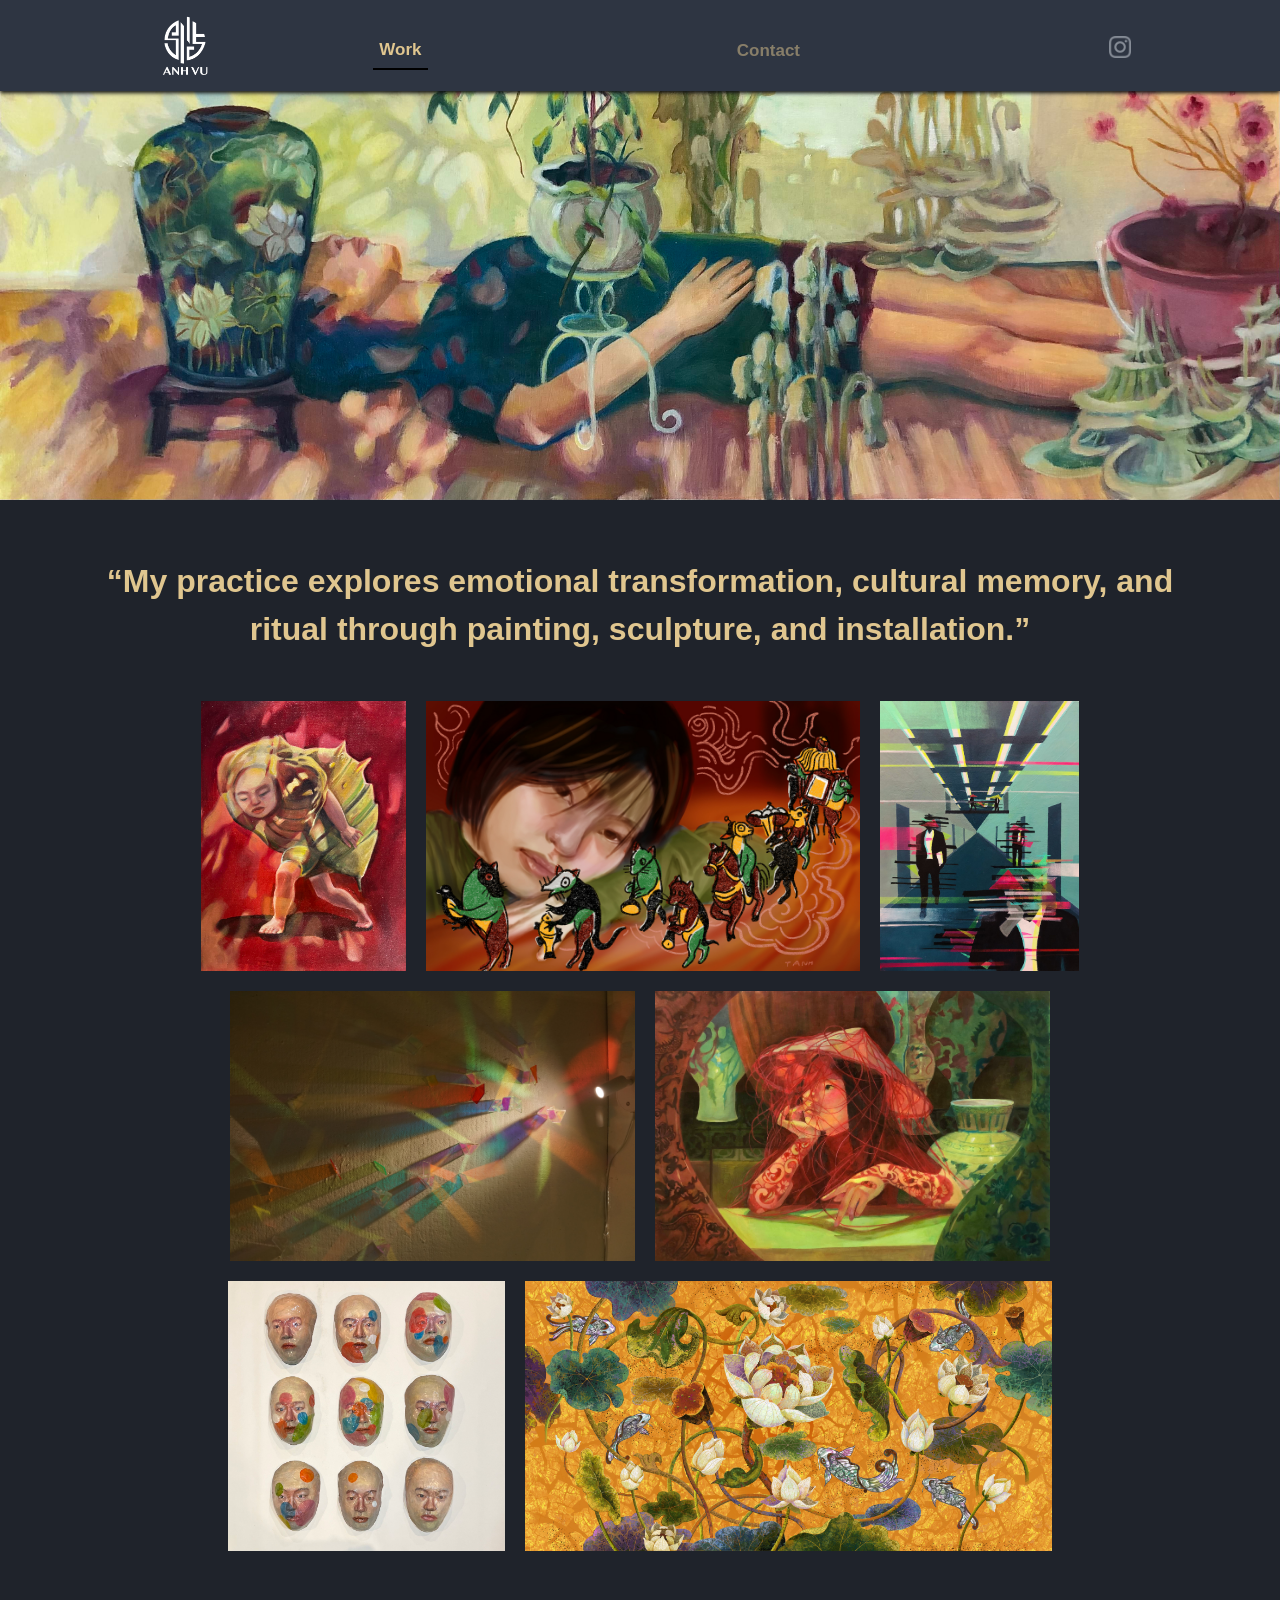
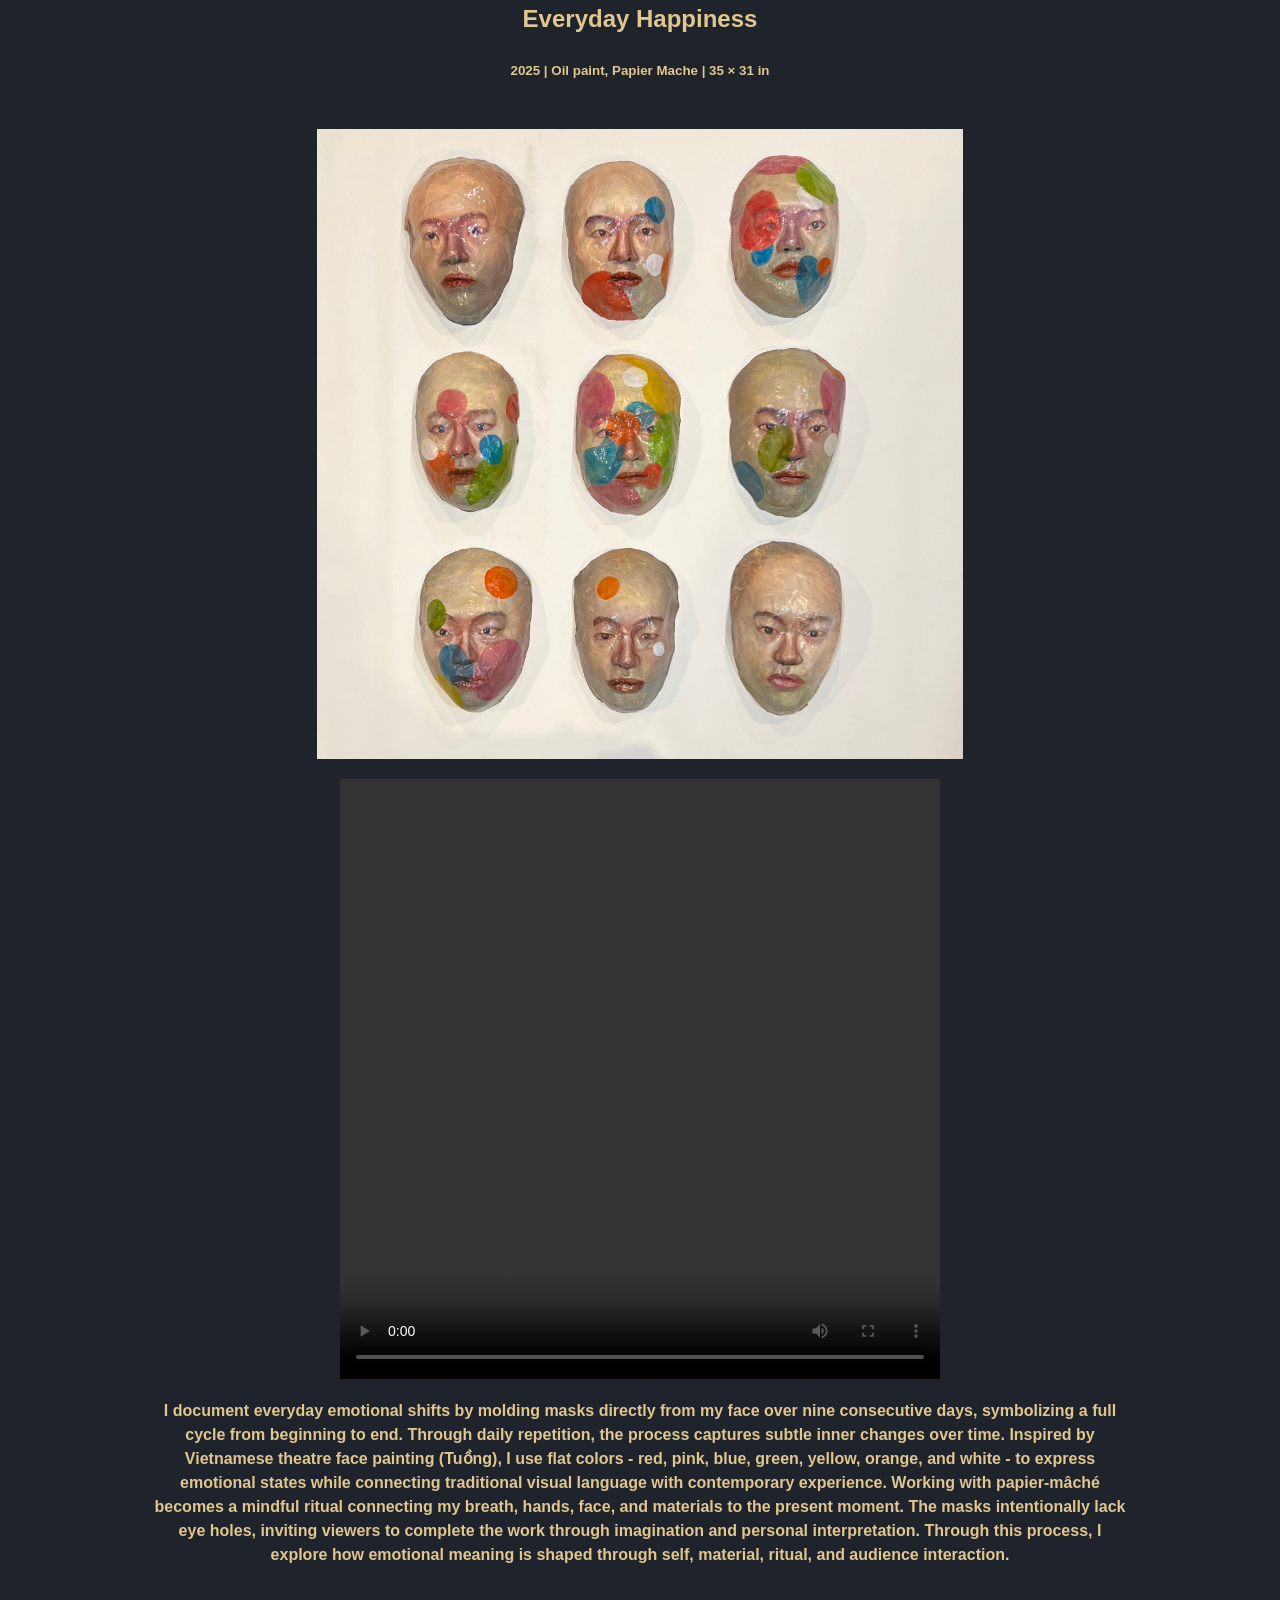
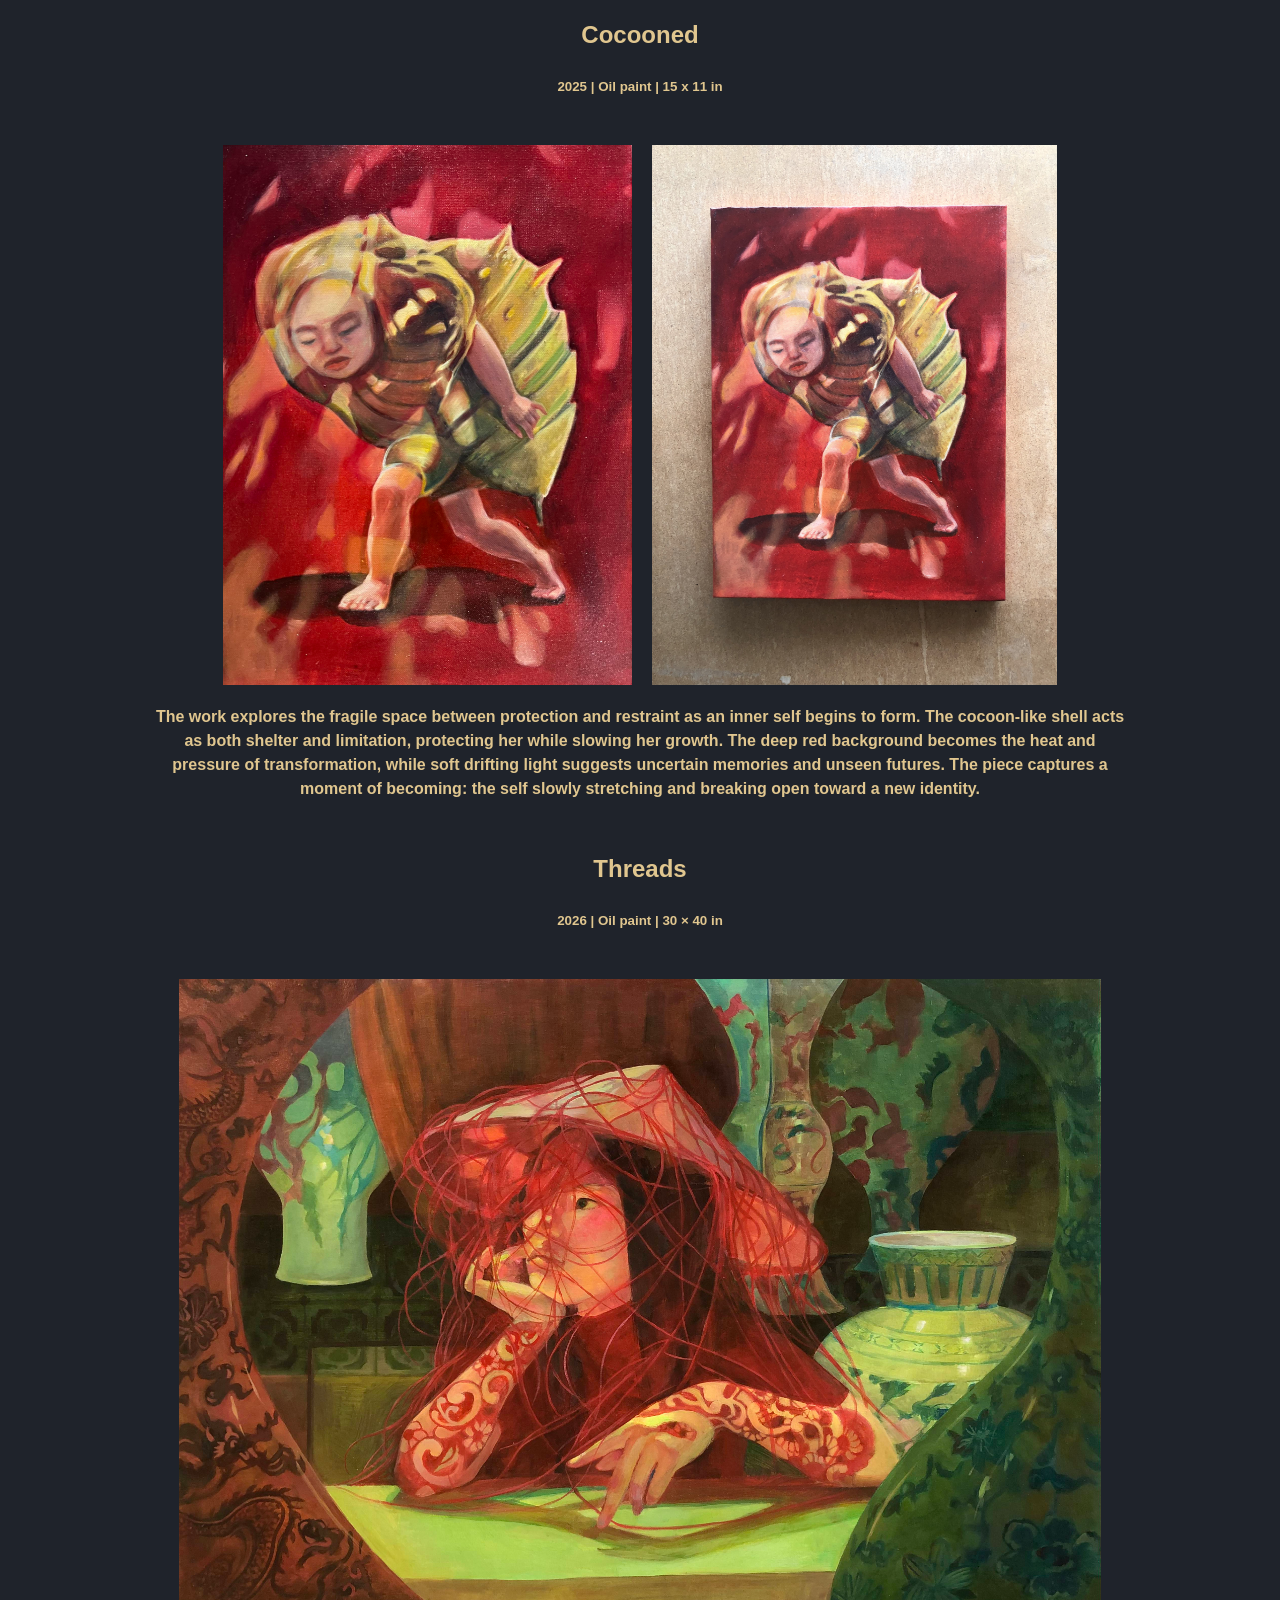
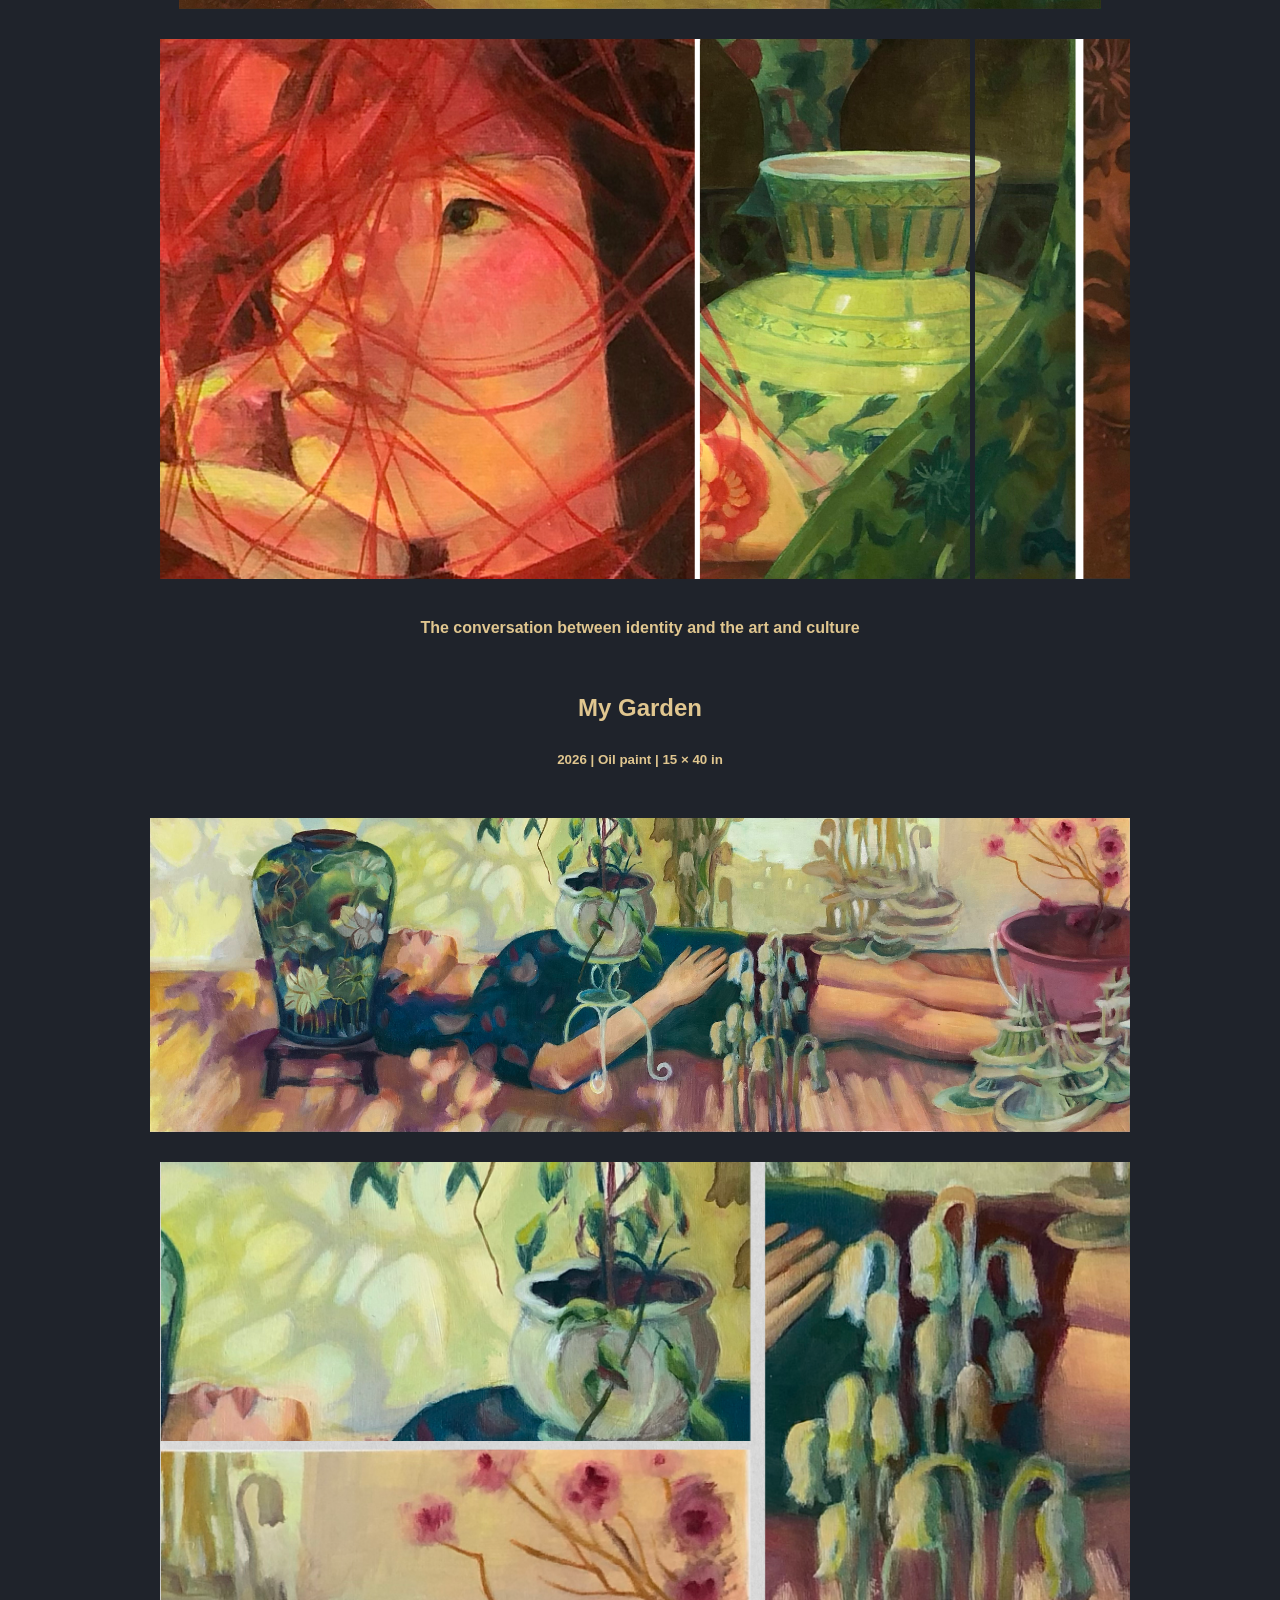
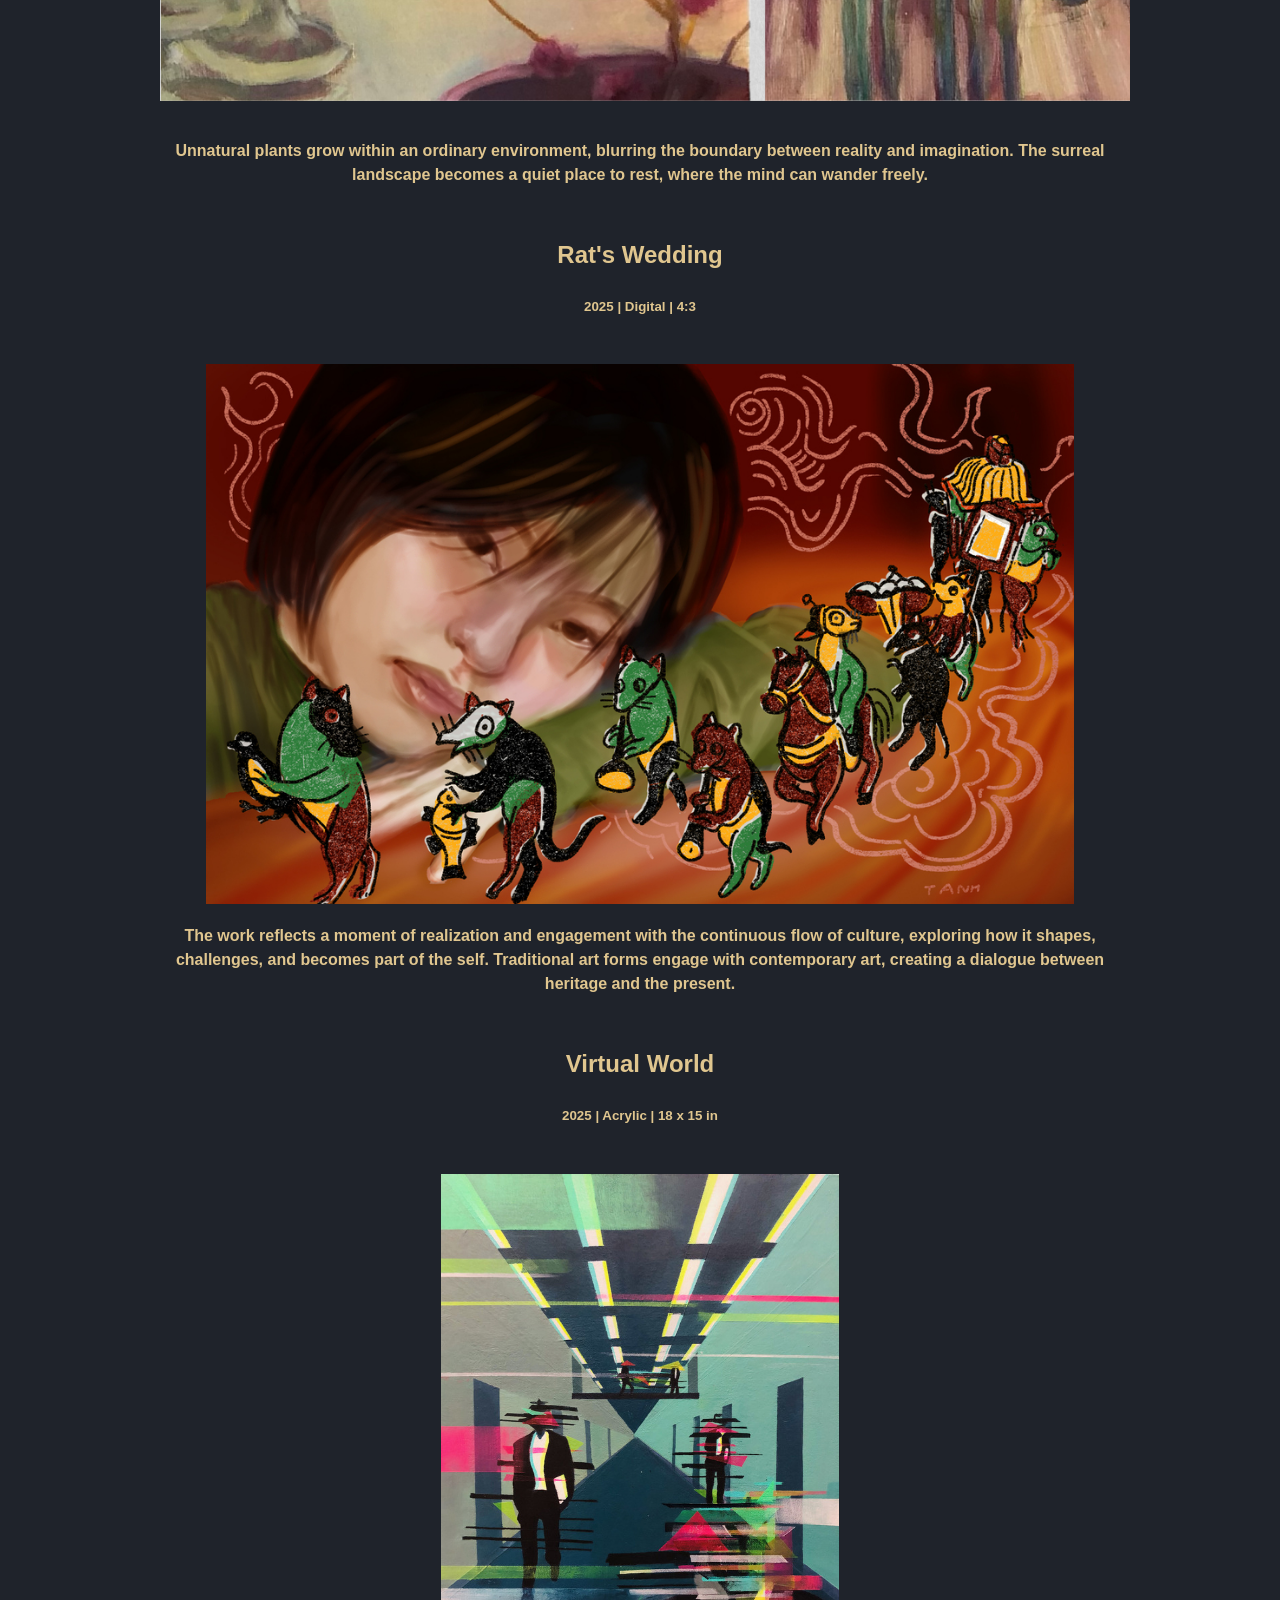
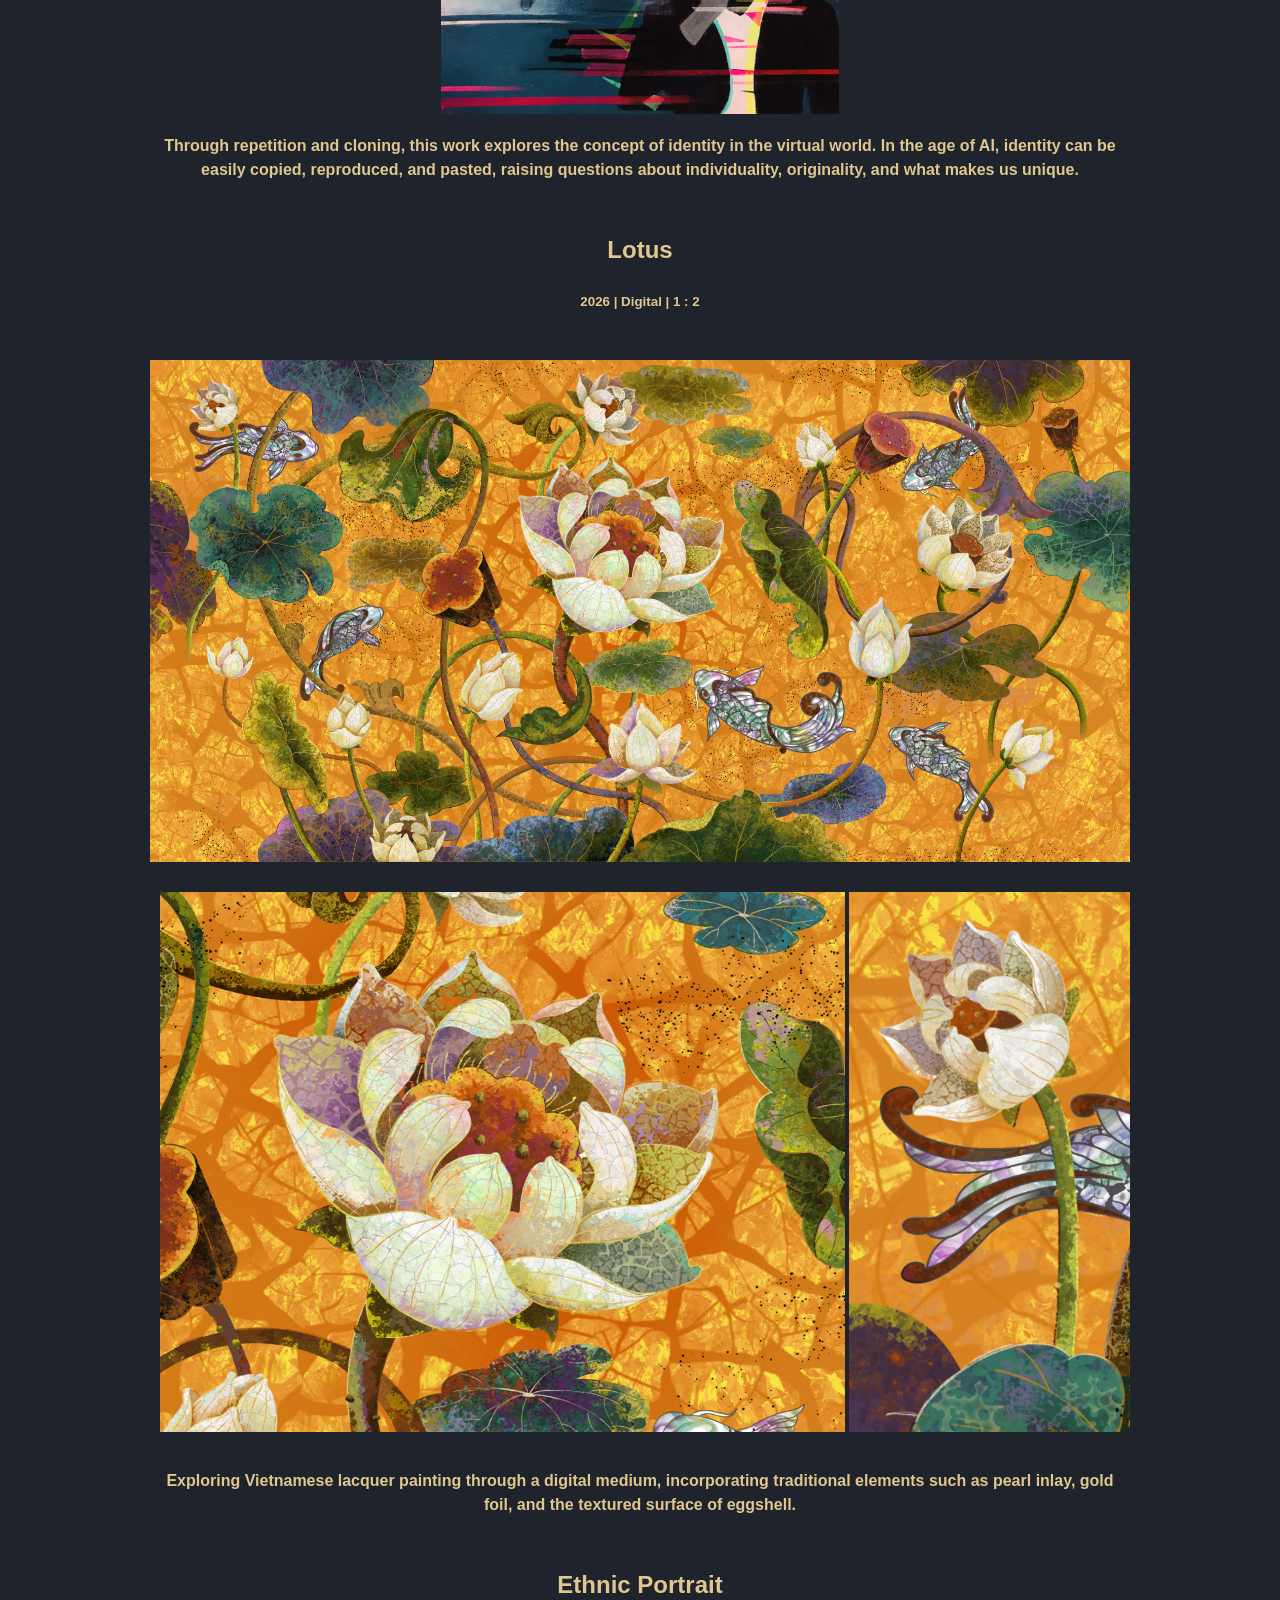
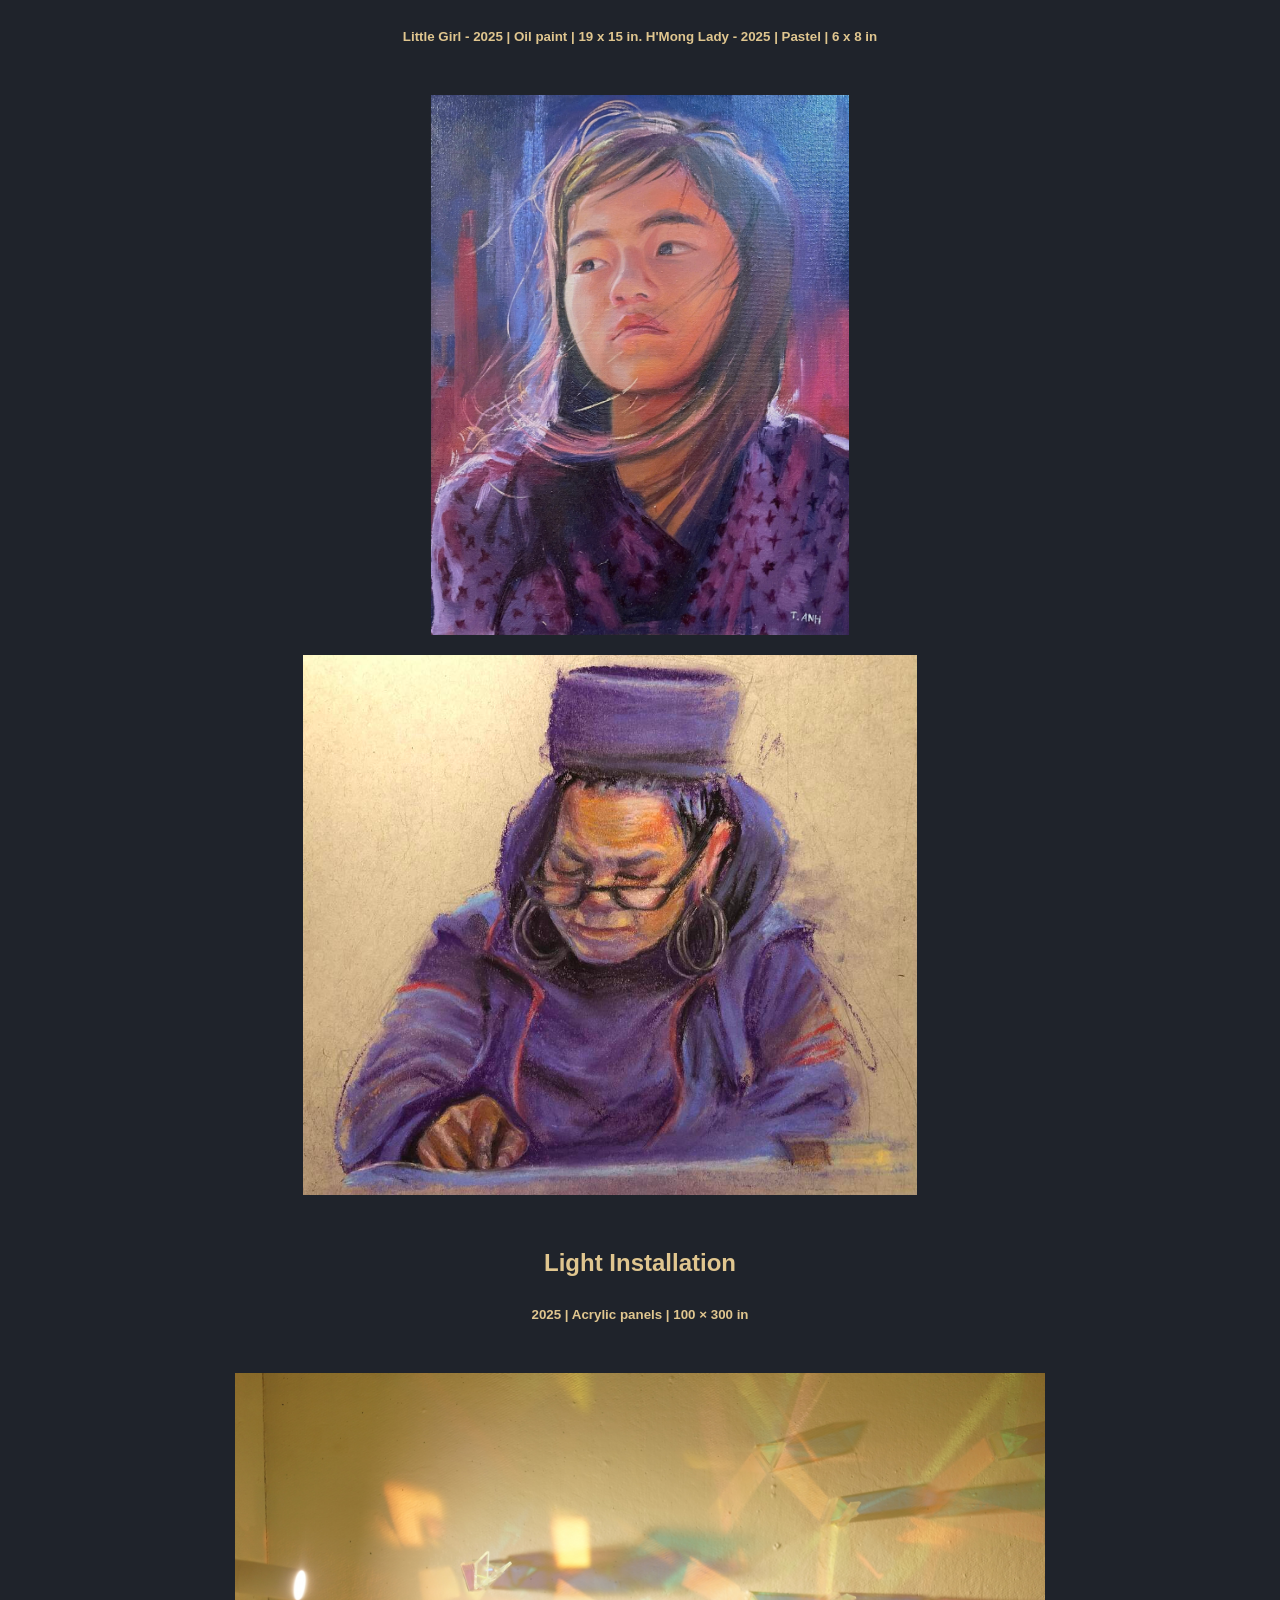
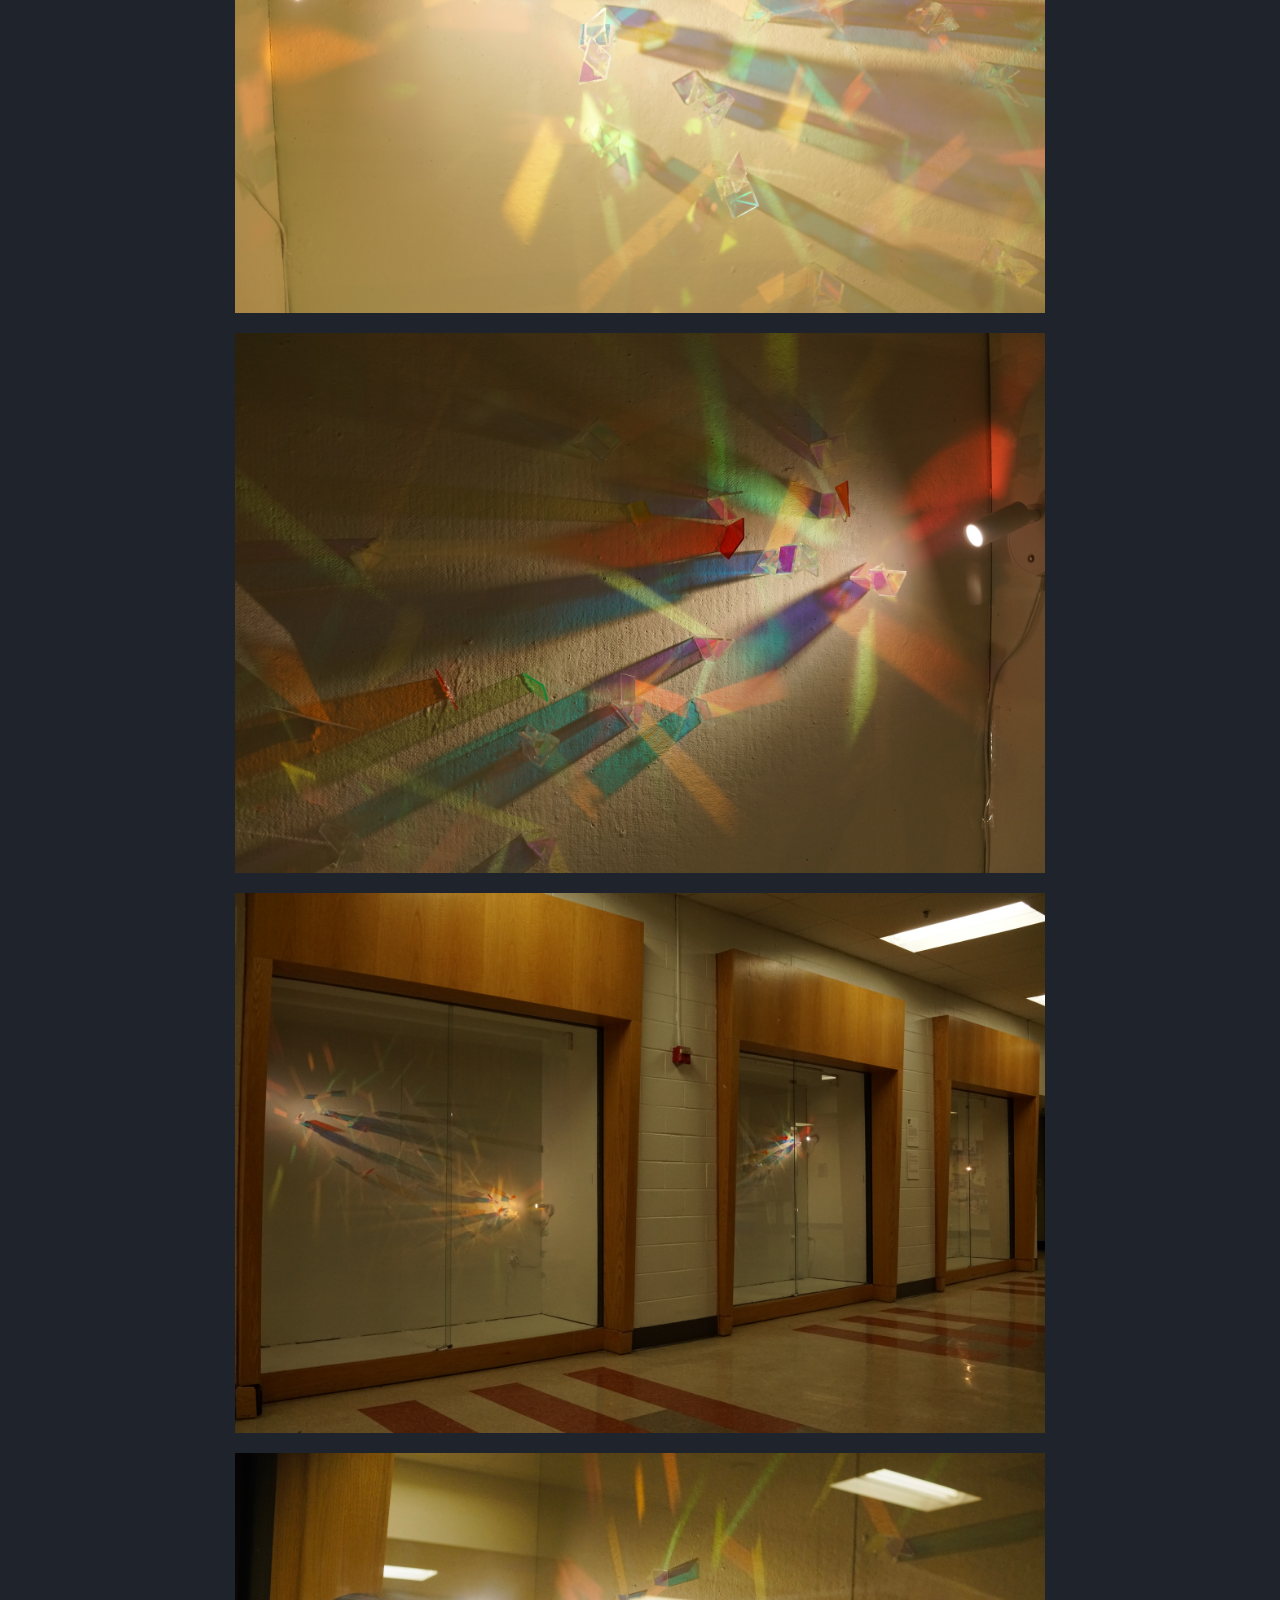
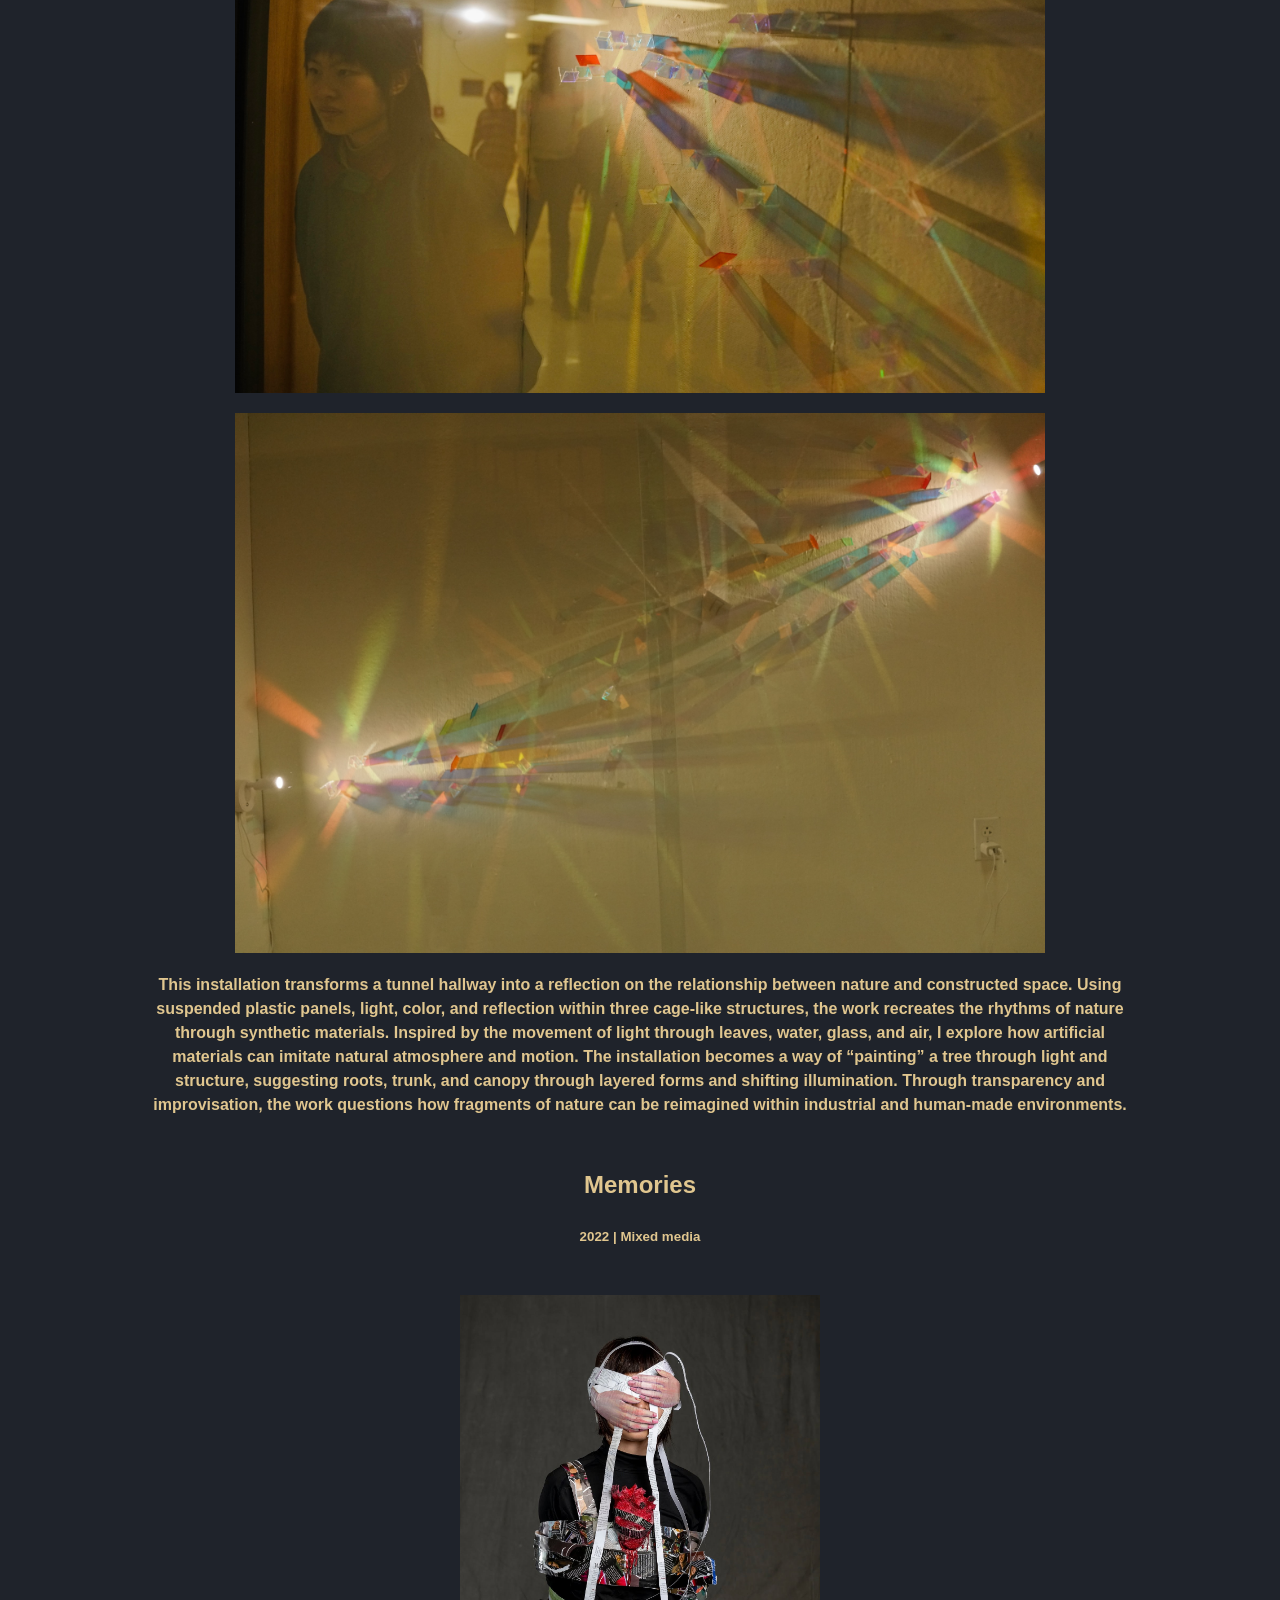
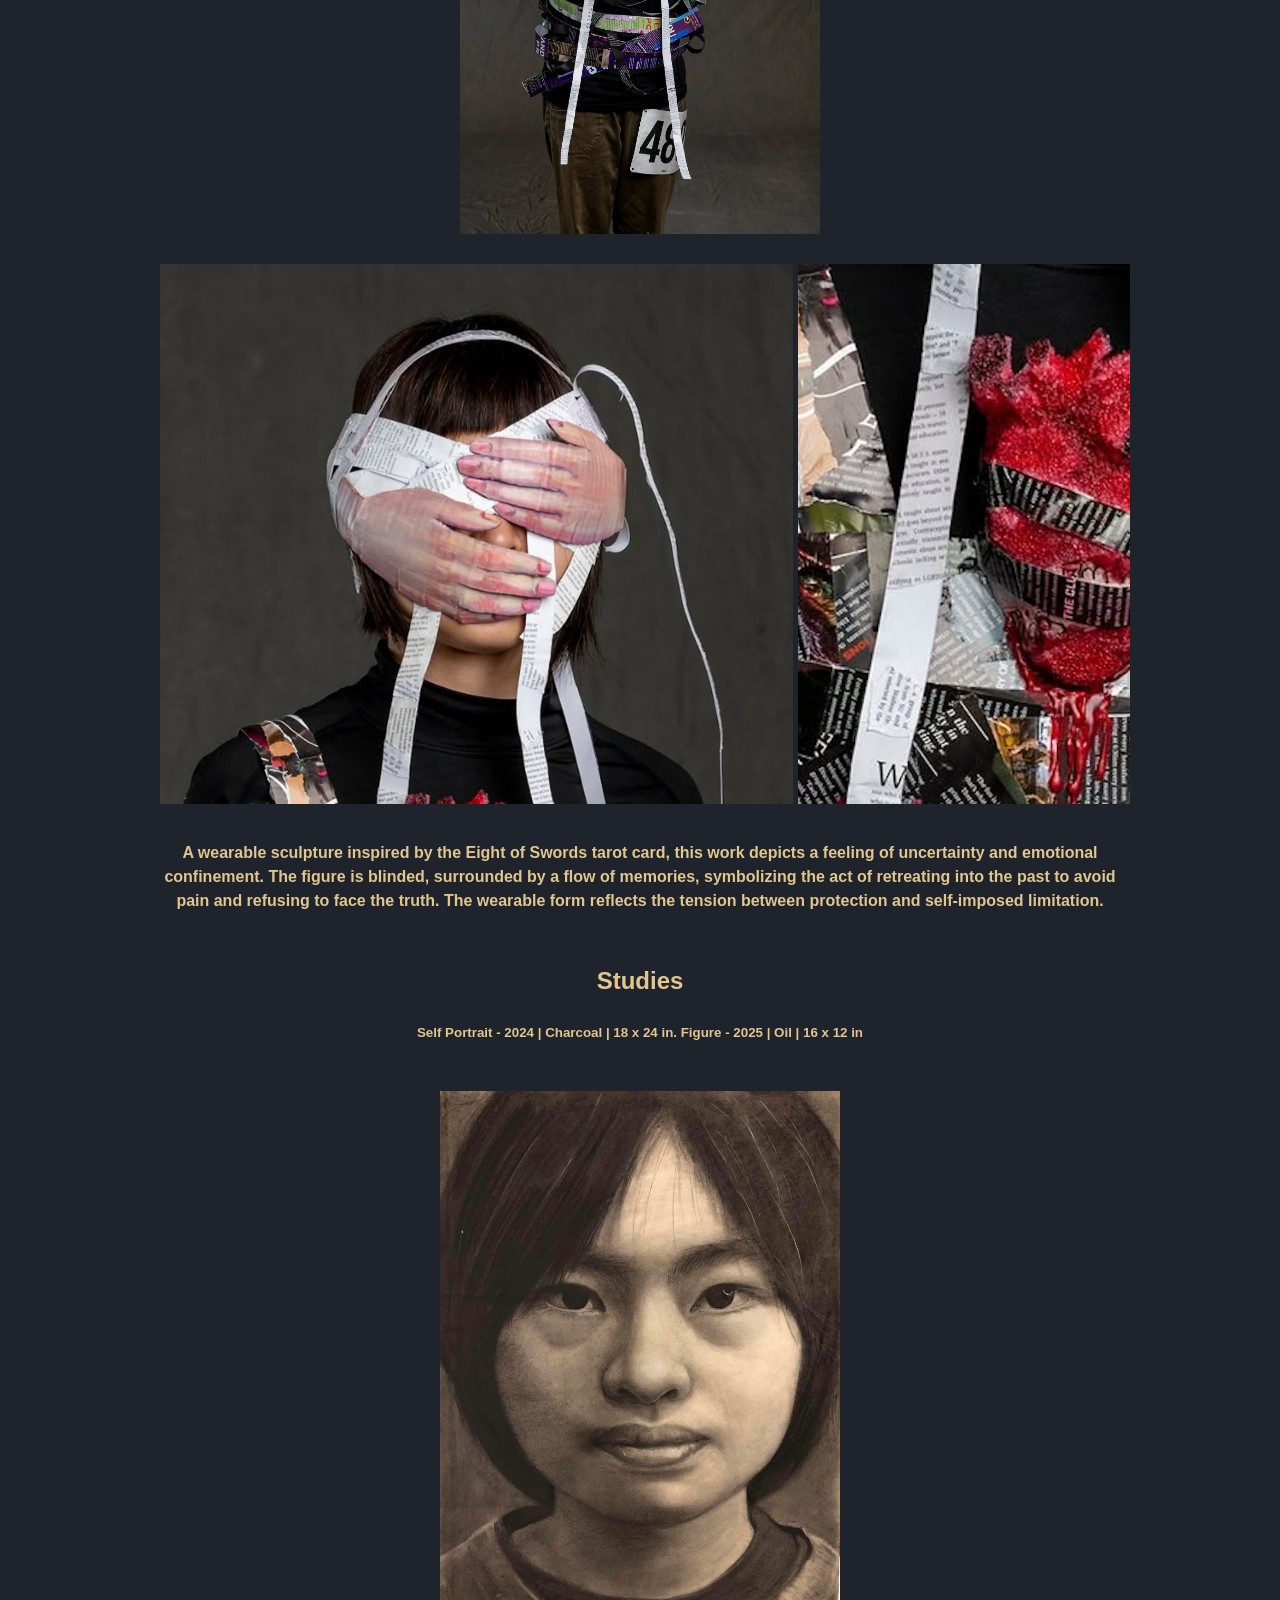
<file: index.html>
<!DOCTYPE html>
<html lang="en">
  <head>
    <meta charset="UTF-8">
    <meta name="viewport" content="width=device-width, initial-scale=1.0">
    <title>Anh Vu</title>
    <link rel="icon" type="image/x-icon" href="media/images/anh-favicon.png" sizes="16x16">
    <link rel="stylesheet" href="styles.css">
    
<link href="https://api.fontshare.com/v2/css?f[]=satoshi@400&display=swap" rel="stylesheet">    <script type="text/javascript" src="scripts.js"></script>
  </head>
  
<body>
  <header>
    <nav>
    <div class="nav">
      <div id="AnhVu"><img id="logo" src="media/images/anh-logo.png" width="63x" height="63px"></div>
      <a href="index.html" class="nav-text-active">Work</a><br>
      <a href="about.html" class="nav-text">Contact</a><br>
      <a href="https://www.instagram.com/tanh.chanted/" target="blank"><div class="png-container"><img class="png" src="media/images/instagram.png" width="22px"  alt="insta"></div></a>
    </div>
  </nav>
</header>

      <div class="photo-noborder">
          <img src="media/images/feature/My Garden.jpg" onclick="toggleFullscreen(this)" alt="">         
      </div>
    <!-- Gallery
 -->
    
  

<div class="project">
  <h1>“My practice explores emotional transformation, cultural memory, and ritual through painting, sculpture, and installation.”</h1><br><br>
    <!-- <h1>Work</h1><br> -->

   <div class="gallery2">
    <div class="row">
    <div class="photo-row-top">
          <img src="media/images/feature/cocooned.jpg" onclick="toggleFullscreen(this)" alt="">         
      </div>

      <div class="photo-row-top">
          <img src="media/images/feature/damcuoichuot.jpg" onclick="toggleFullscreen(this)" alt="">         
      </div>

      <div class="photo-row-top">
          <img src="media/images/feature/virtualworld.jpg" onclick="toggleFullscreen(this)" alt="">         
      </div>
  
       <div class="photo-row-top">
          <img src="media/images/feature/light 2.jpg" onclick="toggleFullscreen(this)" alt="">         
      </div>

       <div class="photo-row-top">
          <img src="media/images/feature/threads 1.jpg" onclick="toggleFullscreen(this)" alt="">         
      </div>

           <div class="photo-row-top">
          <img src="media/images/feature/Everyday-Happiness.jpg" onclick="toggleFullscreen(this)" alt="">         
      </div>

        <div class="photo-row-top">
          <img src="media/images/feature/sencolor.jpg" onclick="toggleFullscreen(this)" alt="">         
      </div>

    </div>
    </div>
    </div>


  

<div class="project">
  <h2>Everyday Happiness</h2><br><small>2025 | Oil paint, Papier Mache | 35 × 31 in</small>
<br><br> 
<div class="gallery2">
    <div class="row">
  <img class="project-image" src="media/images/feature/Everyday-Happiness.jpg" onclick="toggleFullscreen(this)" alt="">      
  <video width="600px" 
  height="600px" class="project-image" controls>
  <source src="media/video/hapiness.mp4" type="video/mp4">
Your browser does not support the video tag.
</video>
<h4 class="project-image">

I document everyday emotional shifts by molding masks directly from my face 
over nine consecutive days, symbolizing a full cycle from beginning to end. 
Through daily repetition, the process captures subtle inner changes over time. 
Inspired by Vietnamese theatre face painting (Tuồng), I use flat colors - red, pink, 
blue, green, yellow, orange, and white - to express emotional states while connecting 
traditional visual language with contemporary experience. Working with papier-mâché 
becomes a mindful ritual connecting my breath, hands, face, and materials to the 
present moment. The masks intentionally lack eye holes, inviting viewers to complete 
the work through imagination and personal interpretation. Through this process, 
I explore how emotional meaning is shaped through self, material, ritual, and audience 
interaction.</h4>
</div>
</div>
</div>

<div class="project">
<h2 id="robot">Cocooned</h2><br><small> 
2025 | Oil paint | 15 x 11 in </small>
<br><br> 
<div class="gallery2">
    <div class="row">
  <img class="photo-row" src="media/images/feature/cocooned.jpg" onclick="toggleFullscreen(this)" alt="">      
  <img class="photo-row" src="media/images/feature/AnhVu_Cocooned.jpg" onclick="toggleFullscreen(this)" alt="">      
  
<h4 class="project-image">The work explores the fragile 
  space between protection and restraint as an inner self begins to form. 
  The cocoon-like shell acts as both shelter and limitation, protecting her while 
  slowing her growth. The deep red background becomes the heat and pressure of 
  transformation, while soft drifting light suggests uncertain memories and unseen futures.
   The piece captures a moment of becoming: the self slowly stretching and breaking 
   open toward a new identity.

</h4>
</div>
</div>
</div>

<div class="project">
<h2>Threads</h2><br><small>2026 | Oil paint | 30 × 40 in</small>
<br><br> 
<div class="gallery2">
    <div class="row">
  <img class="project-image" src="media/images/feature/threads 1.jpg" onclick="toggleFullscreen(this)" alt="">      
  <div class="scroll-container">
  <img class="photo-row" src="media/images/feature/threads 2.JPG" onclick="toggleFullscreen(this)" alt="">      
    <img class="photo-row" src="media/images/feature/threads 3.JPG" onclick="toggleFullscreen(this)" alt="">      
</div>

<h4 class="project-image">The conversation between identity and the art and culture

</h4>
</div>
</div>
</div>

<div class="project">
<h2>My Garden</h2><br><small>2026 | Oil paint | 15 × 40 in</small>
<br><br> 
<div class="gallery2">
    <div class="row">
  <img class="project-image" src="media/images/feature/My Garden.jpg" onclick="toggleFullscreen(this)" alt="">      
  <div class="scroll-container">
  <img class="photo-row" src="media/images/feature/my garden 4.JPG" onclick="toggleFullscreen(this)" alt="">      
  <img class="photo-row" src="media/images/feature/my garden 3.JPG" onclick="toggleFullscreen(this)" alt="">      
  <img class="photo-row" src="media/images/feature/my garden 2.JPG" onclick="toggleFullscreen(this)" alt="">      

  </div>

<h4 class="project-image">Unnatural plants grow within an ordinary environment, blurring the boundary between reality and imagination. The surreal landscape becomes a quiet place to rest, where the mind can wander freely.


</h4>
</div>
</div>
</div>


<div class="project">
<h2>Rat's Wedding</h2><br><small> 
2025 | Digital | 4:3 </small>
<br><br> 
<div class="gallery2">
    <div class="row">
  <img class="photo-row" src="media/images/feature/damcuoichuot.jpg" onclick="toggleFullscreen(this)" alt="">      
  
<h4 class="project-image">
The work reflects a moment of realization and engagement with the continuous flow of culture, exploring how it shapes, challenges, and becomes part of the self. Traditional art forms engage with contemporary art, creating a dialogue between heritage and the present.
</h4>
</div>
</div>
</div>

<div class="project">
<h2>Virtual World</h2><br><small> 
2025 | Acrylic | 18 x 15 in </small>
<br><br> 
<div class="gallery2">
    <div class="row">
  <img class="photo-row" src="media/images/feature/virtualworld.jpg" onclick="toggleFullscreen(this)" alt="">      
  
<h4 class="project-image">
Through repetition and cloning, this work explores the concept of identity in the virtual world. In the age of AI, identity can be easily copied, reproduced, and pasted, raising questions about individuality, originality, and what makes us unique.

</h4>
</div>
</div>
</div>

<div class="project">
<h2>Lotus</h2><br><small>2026 | Digital | 1 : 2 </small>
<br><br> 
<div class="gallery2">
    <div class="row">
  <img class="photo-row" src="media/images/feature/sencolor.jpg" onclick="toggleFullscreen(this)" alt="">      
<div class="scroll-container">
  <img class="photo-row" src="media/images/feature/sencolor2.png" onclick="toggleFullscreen(this)" alt="">      
  <img class="photo-row" src="media/images/feature/sencolor3.png" onclick="toggleFullscreen(this)" alt="">      
  <img class="photo-row" src="media/images/feature/sencolor4.png" onclick="toggleFullscreen(this)" alt="">      

  </div>

  <h4 class="project-image">
Exploring Vietnamese lacquer painting through a digital medium, incorporating traditional elements such as pearl inlay, gold foil, and the textured surface of eggshell.</h4>
</div>
</div>
</div>

<div class="project">
<h2>Ethnic Portrait</h2><br><small>Little Girl - 2025 | Oil paint | 19 x 15 in. H'Mong Lady - 2025 | Pastel | 6 x 8 in</small>
<br><br> 
<div class="gallery2">
    <div class="row">
  <img class="photo-row" src="media/images/feature/girl.JPG" onclick="toggleFullscreen(this)" alt="">      
  <img class="photo-row" src="media/images/feature/hmong.jpg" onclick="toggleFullscreen(this)" alt="">      
  <div class="scroll-container"> 
  </div>

  <h4 class="project-image">
</div>
</div>
</div>

<div class="project">
<h2>Light Installation</h2><br><small>2025 | Acrylic panels | 100 × 300 in</small>
<br><br> 
<div class="gallery2">
    <div class="row">
  <img class="photo-row" src="media/images/feature/light 1.jpg" onclick="toggleFullscreen(this)" alt="">      
  <img class="photo-row" src="media/images/feature/light 2.jpg" onclick="toggleFullscreen(this)" alt="">      
  <img class="photo-row" src="media/images/feature/light 3.jpg" onclick="toggleFullscreen(this)" alt="">      
  <img class="photo-row" src="media/images/feature/light 4.jpg" onclick="toggleFullscreen(this)" alt="">      
  <img class="photo-row" src="media/images/feature/light 5.jpg" onclick="toggleFullscreen(this)" alt="">      
<h4 class="project-image">This installation transforms a tunnel hallway into a reflection
   on the relationship between nature and constructed space. Using suspended plastic panels,
    light, color, and reflection within three cage-like structures, the work recreates the 
    rhythms of nature through synthetic materials. Inspired by the movement of light through
     leaves, water, glass, and air, I explore how artificial materials can imitate natural 
     atmosphere and motion. The installation becomes a way of “painting” a tree through 
     light and structure, suggesting roots, trunk, and canopy through layered forms and 
     shifting illumination. Through transparency and improvisation, the work questions how 
     fragments of nature can be reimagined within industrial and human-made environments.
</h4>
</div>
</div>
</div>

<div class="project">
<h2>Memories</h2><br><small>2022 | Mixed media</small>
<br><br> 
<div class="gallery2">
    <div class="row">
  <img class="photo-row" src="media/images/feature/charette.jpg" onclick="toggleFullscreen(this)" alt="">      
<div class="scroll-container">
  <img class="photo-row" src="media/images/feature/charette2.jpg" onclick="toggleFullscreen(this)" alt="">      
  <img class="photo-row" src="media/images/feature/charette3.jpg" onclick="toggleFullscreen(this)" alt="">      

  </div>
  <h4 class="project-image">
    A wearable sculpture inspired by the Eight of Swords tarot card, this work depicts a feeling of uncertainty and emotional confinement. The figure is blinded, surrounded by a flow of memories, symbolizing the act of retreating into the past to avoid pain and refusing to face the truth. The wearable form reflects the tension between protection and self-imposed limitation.

</h4>
</div>
</div>
</div>

<div class="project">
<h2>Studies</h2><br><small> 
Self Portrait - 2024 | Charcoal | 18 x 24 in. Figure - 2025 | Oil | 16 x 12 in</small>
<br><br> 
<div class="gallery2">
    <div class="row">
  <img class="photo-row" src="media/images/feature/face.jpg" onclick="toggleFullscreen(this)" alt="">      
    <img class="photo-row" src="media/images/feature/Final.jpg" onclick="toggleFullscreen(this)" alt="">      
<h4 class="project-image">

</h4>
</div>
</div>
</div>

<div class="project">
  <h2>Photo Gallery</h2><br><br>

   <div class="gallery2">
    <div class="row">
      <div class="photo-row-top">
          <img src="media/images/photo/cocooned.jpg" onclick="toggleFullscreen(this)" alt="">         
      </div>
      <div class="photo-row-top">
          <img src="media/images/photo/cocooned3.jpg" onclick="toggleFullscreen(this)" alt="">         
      </div>
            <div class="photo-row-top">
          <img src="media/images/photo/cocooned5.jpg" onclick="toggleFullscreen(this)" alt="">         
      </div>
            <div class="photo-row-top">
          <img src="media/images/photo/cocooned4.jpg" onclick="toggleFullscreen(this)" alt="">         
      </div>
            <div class="photo-row-top">
          <img src="media/images/photo/cocooned2.jpg" onclick="toggleFullscreen(this)" alt="">         
      </div>
    <div class="photo-row-top">
          <img src="media/images/photo/mask6.jpg" onclick="toggleFullscreen(this)" alt="">         
      </div>
       <div class="photo-row-top">
          <img src="media/images/photo/mask5.jpg" onclick="toggleFullscreen(this)" alt="">         
      </div>
             <div class="photo-row-top">
          <img src="media/images/photo/mask1.jpg" onclick="toggleFullscreen(this)" alt="">         
      </div>
             <div class="photo-row-top">
          <img src="media/images/photo/mask4.jpg" onclick="toggleFullscreen(this)" alt="">         
      </div>
                   <div class="photo-row-top">
          <img src="media/images/photo/mask3.jpg" onclick="toggleFullscreen(this)" alt="">         
      </div>
        <div class="photo-row-top">
          <img src="media/images/photo/mask2.jpg" onclick="toggleFullscreen(this)" alt="">         
      </div>
              <div class="photo-row-top">
          <img src="media/images/photo/mask7.jpg" onclick="toggleFullscreen(this)" alt="">         
      </div>
            <div class="photo-row-top">
          <img src="media/images/photo/light1.jpg" onclick="toggleFullscreen(this)" alt="">         
      </div>
         <div class="photo-row-top">
          <img src="media/images/photo/light4.jpg" onclick="toggleFullscreen(this)" alt="">         
      </div>
          <div class="photo-row-top">
          <img src="media/images/photo/light3.jpg" onclick="toggleFullscreen(this)" alt="">         
      </div>


    </div>
    </div>
    </div>

  <div class="about">
  <div class="gallery">
   <div class="column">
    <div class="about-text">
      <h2>Anh Vu</h2>
      <h4>Hanoi, Vietnam / Rochester, NY, USA<br><br><br>
       My heritage places strong value on family, intergenerational 
       connection, and the bond between people who share the same 
       “bloodstream.” In this new context, I am constantly adapting 
       and learning to embrace other cultures while still protecting 
       the traditions and emotional rhythms that shaped me.
      <br><br>
       <div class="social">
       <a href="https://www.instagram.com/tanh.chanted/" target="blank"><div class="png-container"><img src="media/images/instagram.png" style="margin-right: 8px;" width="22px"  alt="insta"></div></a><h4>@tanh.chanted</h4><br>
      </div>
      <div class="social">
       <a href="mailto:anhvu211221@gmail.com" target="blank"><div class="png-container"><img src="media/images/gmail.png"  style="margin-right: 8px;" width="22px"  alt="gmail"></div></a><h4>anhvu211221@gmail.com</h4><br><br>
      </div>
    </div>
  </div>

      <div class="column">
       <div class="photo">
           <img id="greyscale-img" src="media/images/profile.jpg" width=70%; height="70%" alt="profile image">         
       </div>
       
      </div>
    </div>
  </div>

  <footer>
    <div id="copyright">
    &copy; 2026 AnhVu.
    </div>
  </footer> 
  </body>
  </html>
</file>
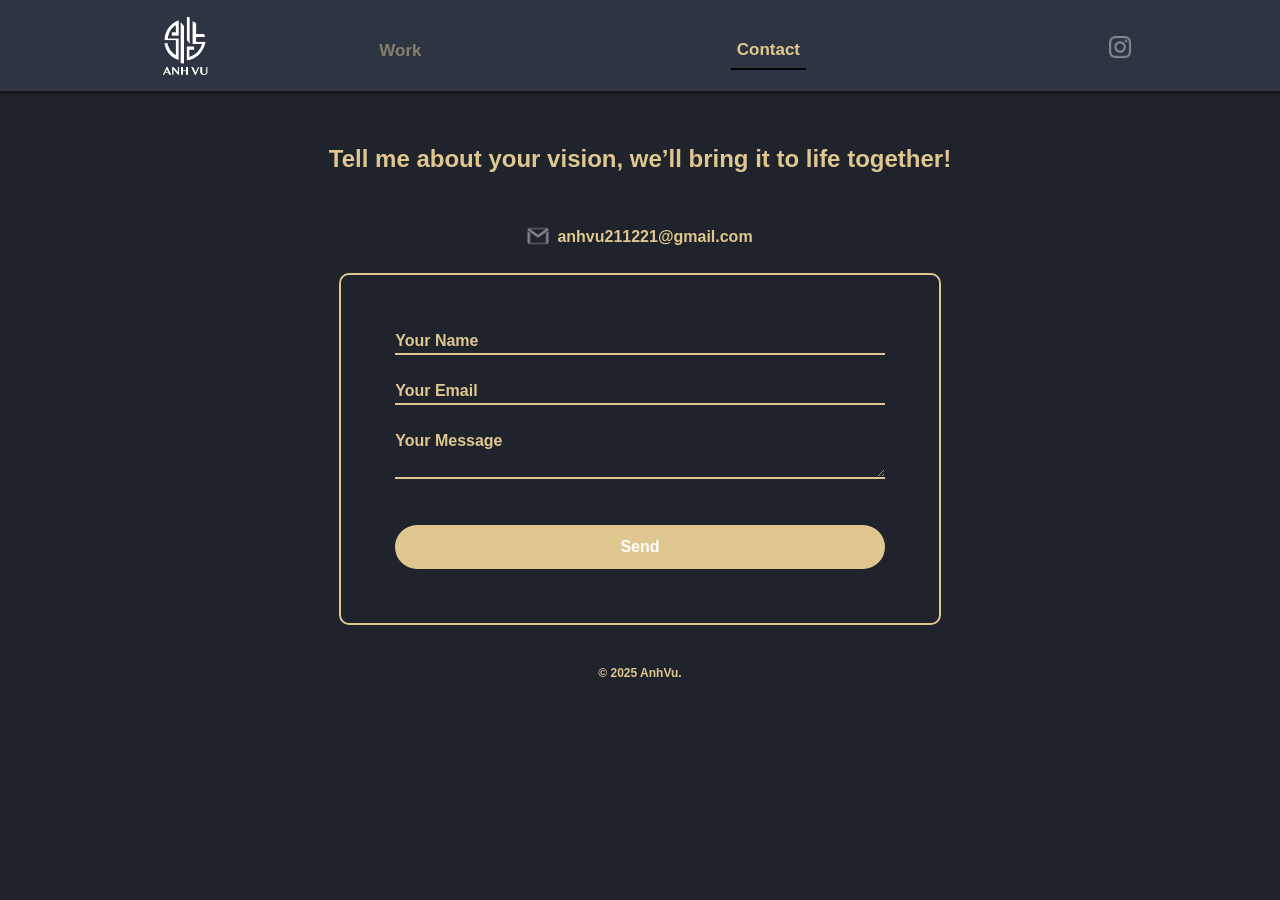
<file: about.html>
<!DOCTYPE html>
<html lang="en">
<head>
  <meta charset="UTF-8">
  <meta name="viewport" content="width=device-width, initial-scale=1.0">
  <title>Anh Vu</title>
  <link rel="icon" type="image/x-icon" href="media/images/anh-favicon.png" sizes="16x16">
  <link rel="stylesheet" href="styles.css">
<link href="https://api.fontshare.com/v2/css?f[]=satoshi@400&display=swap" rel="stylesheet">    <script type="text/javascript" src="scripts.js"></script>
  <script type="text/javascript" src="scripts.js"></script>
</head>

<body>
  <header>
    <nav>
    <div class="nav">
      <div id="AnhVu"><img id="logo" src="media/images/anh-logo.png" width="63x" height="63px"></div>
      <a href="index.html" class="nav-text">Work</a><br>
      <a href="about.html" class="nav-text-active">Contact</a><br>
      <a href="https://www.instagram.com/tanh.chanted/" target="blank"><div class = "png-container"><img src="media/images/instagram.png" width="22px"  alt="insta"></div></a>
    </div>
  </nav>
</header>

<div class="project">
    <h2>Tell me about your vision, we’ll bring it to life together!</h2><br><br>
          <div class="social">
       <a href="mailto:anhvu211221@gmail.com" target="blank"><div class = "png-container"><img src="media/images/gmail.png"  style="margin-right: 8px;" width="22px"  alt="gmail"></div></a><h4>anhvu211221@gmail.com</h4><br><br>
      </div>
        <div id="contact-form">
    <form action="https://formsubmit.co/anhvu211221@gmail.com" method="POST"> 
      <input type="text" class="box" placeholder="Your Name" id="name" name="name" required><br><br> 
      <input type="email" class="box" placeholder="Your Email" id="email" name="email" required><br><br> 
      <textarea id="message" class="box" placeholder="Your Message" name="message" required></textarea><br><br> 
      <input type="submit" class="box" value="Send"> 
    </form></div>
  </div>


<footer>
  <div id="copyright">
  &copy; 2025 AnhVu.
  </div>
</footer> 
</body>
</html>
</file>
<file: styles.css>
*{
  margin: 0;
  padding: 0;
font-family: 'Satoshi', sans-serif;
  font-weight: 700;
  font-style: normal;
  color: #e0c68f;
  line-height: 1.5;
}

body{
  background-color: #1f232b;
 text-align: justify;       /* Aligns text to both the left and right margins */
  text-wrap: pretty;        /* Dynamically balances the number of words per line */
  text-justify: inter-word; }
#logo{
  margin: 5px;
}
/* Navigation */
header{
  display: flex;
  width: 100%;
  height: 20%;
}
a, .back-button {
  opacity: 50%;
}
a:hover, .back-button:hover{
  opacity: 100%;
  cursor: pointer;
}
a:active, .back-button:active{
  opacity: 100%;
  cursor: pointer;
}
nav {
  z-index: 2000;
  background: #2e3542;
  width: 100%;
  align-items: center;
  justify-content: space-around;
  margin-left: auto;
  margin-right: auto;
  padding-top: 10px;
  padding-left: 10px;
  padding-right: 10px;
  box-shadow: 0 2px 4px 0 #0e0f12;;
}
.nav, .nav1, .nav2 {
  width: 90%;
}

.nav1, .nav2 {
  width: 80%;
  height: 40px;
  border-top: 1px solid #2e3542;

}
.nav1, .nav, .nav2 {
   display: flex;
    top:3%;
    font-size: 17px;
    text-decoration: none;
    align-items: center;
    justify-content: space-around;
    margin-left: auto;
    margin-right: auto;
  }
.nav-text {
  text-decoration: none;
  opacity: 50%;
  padding: 6px;
}
.nav-text:hover {
  border-bottom: 2.5px solid black;
}
.nav-text-active{
  text-decoration: none;
  opacity: 100%;
  border-bottom: 2.5px solid black;
  padding: 6px;
}

.png-container {
  overflow: hidden;
}

.png-container img{
  filter: drop-shadow(0px 100px 0 #dde3ea);
  transform: translateY(-100px);
}

/* Gallery */
.container{
  max-width: 1224px;
  margin: auto;
  padding: 40px 0;
  animation: 0.6s ease 0s 1 slideInFromLeft;
}
@keyframes slideInFromLeft {
  0% {
      opacity: 85%;
      height:88%;
      width: 88%;
  }
  100% {
      opacity: 100%;
      height: 90%;
      width: 90%;
  }
}

.gallery{ /* Column */
  display: flex;
  gap: 20px;
}
.column{
  display: flex;
  width: 100%;
  flex-direction: column;
  gap: 20px;
  flex-wrap: wrap;
}


.gallery2{ /* Row */
  gap: 20px;
  width:90%;
}

.row{
  display: flex;
  flex-direction: row;
  gap: 20px;
  flex-wrap: wrap;
  position: relative;
  align-items: center;
  align-content: center;
  justify-content: center;

}
.photo-row {
  min-width: 0; /* important */
  max-height: 60vh;
  object-fit: contain;

}

.photo-row-top {
  min-width: 0; /* important */
  height: 30vh;
}

.photo-row img, .photo-row-top img{
  width: auto;     /* keep aspect ratio */
  display: block;
  height: 100%;
  object-fit: contain;
  border-radius: 0px;
}

.photo img, .photo1 img, .profile, .photo-noborder img{
  width: 100%;
  object-fit: contain;
}
.photo img{
  border-radius: 10px;
}


.photo2 img {
  width: 100%;
  height: 20%;
  max-width: 100%;
  max-height: 100%;
  cursor: pointer;
  animation: 0.6s ease 0s 1 slideInFromLeft2;
}

div.scroll-container {
  background-color: #333;
  overflow: auto;
  white-space: nowrap;
  padding: 10px;
  scrollbar-color:  #dde3ea #2e3542;
  background: #1f232b;
  scrollbar-width: thin;
}

div.scroll-container img {
  padding: 0px;
}

@keyframes slideInFromLeft2 {
  0% {
      opacity: 85%;
      width: 97%;
      height:97%;
  }
  100% {
      opacity: 100%;
      width: 100%;
      height:100%;
  }
}

:fullscreen, ::backdrop {
  background-color: rgba(0,0,0,0.66);
  padding: 10%;
}
footer{
  padding: 3%;
  font-size: 12px;
  text-align: center;
}

.image{
  opacity: 100%;
}
.image:hover{
  opacity: 50%;
  cursor: pointer;
}
figcaption{
  margin-top: -15px;
  margin-bottom: 5px;
}
/* Project */
.project, .about{
  display: flex;
  flex-direction: column;
  align-items: center;
  text-align: center;
  margin-left: auto;
  margin-right: auto;
  margin-top: 50px;
  width: 85%;
}


.project-image{
  min-width: 0; /* important */
  max-height: 70vh;
  object-fit: contain;
  gap: 0px;
  margin: 0px;
  display: block; 
}

/* About */
.about-text{
  text-align: left;
}
.social {
  display: flex;
}

@media(max-width:768px){
  .gallery{
    flex-direction: column;
  }
  .nav1, .nav {
    display: inline-block;
     top:3%;
     font-size: 17px;
     text-decoration: none;
     align-items: center;
     justify-content: space-around;
     margin-left: auto;
     margin-right: auto;
   }
   .nav-text-active, .nav-text{
    padding: 0;
  }
   .video{
    width: 100vw;
   }
}

#greyscale-img {
  filter: grayscale(1) contrast(1) brightness(1);
}

/* Contact form */
#contact-main {
  background-image: url("media/images/bgblue.jpeg");
  background-repeat: no-repeat;  
  background-position: 0% 0%;
  background-size: 100% auto;  
  background-color: #072541;
  margin: 0 auto;
  color: #d4af37;
  line-height: 0.5;
  padding: 1px;
  font-size: 18px;
  text-align: center;
  justify-content: center;
}
.box {
  width: 100%;
  border: 2px solid #e0c68f;
  background: transparent;
  font-size: 16px;
  border-top: none;
  border-left: none;
  border-right: none;
}
::placeholder {
  color: #e0c68f;
  opacity: 1; 
}
::-ms-input-placeholder { 
  color: #d4af37;
}

#contact-form {
  border: 2px solid #e0c68f;
  padding: 5%;
  position: relative;
  width: 45%;
  border-radius: 10px;
}

input[type=submit] {
  color: #ffffff;
  border: none;
  margin-top: 15px;
  background-color: #e0c68f;
  padding: 10px;
  font-size: 16px;
  cursor: pointer;
  border-radius: 25px 25px;
}
input[type=submit]:hover {
  opacity: 50%;
  transition: 0.5s;
}
input[type=submit]:active {
  opacity: 30%;
  transition: 0.1s;
}
</file>
